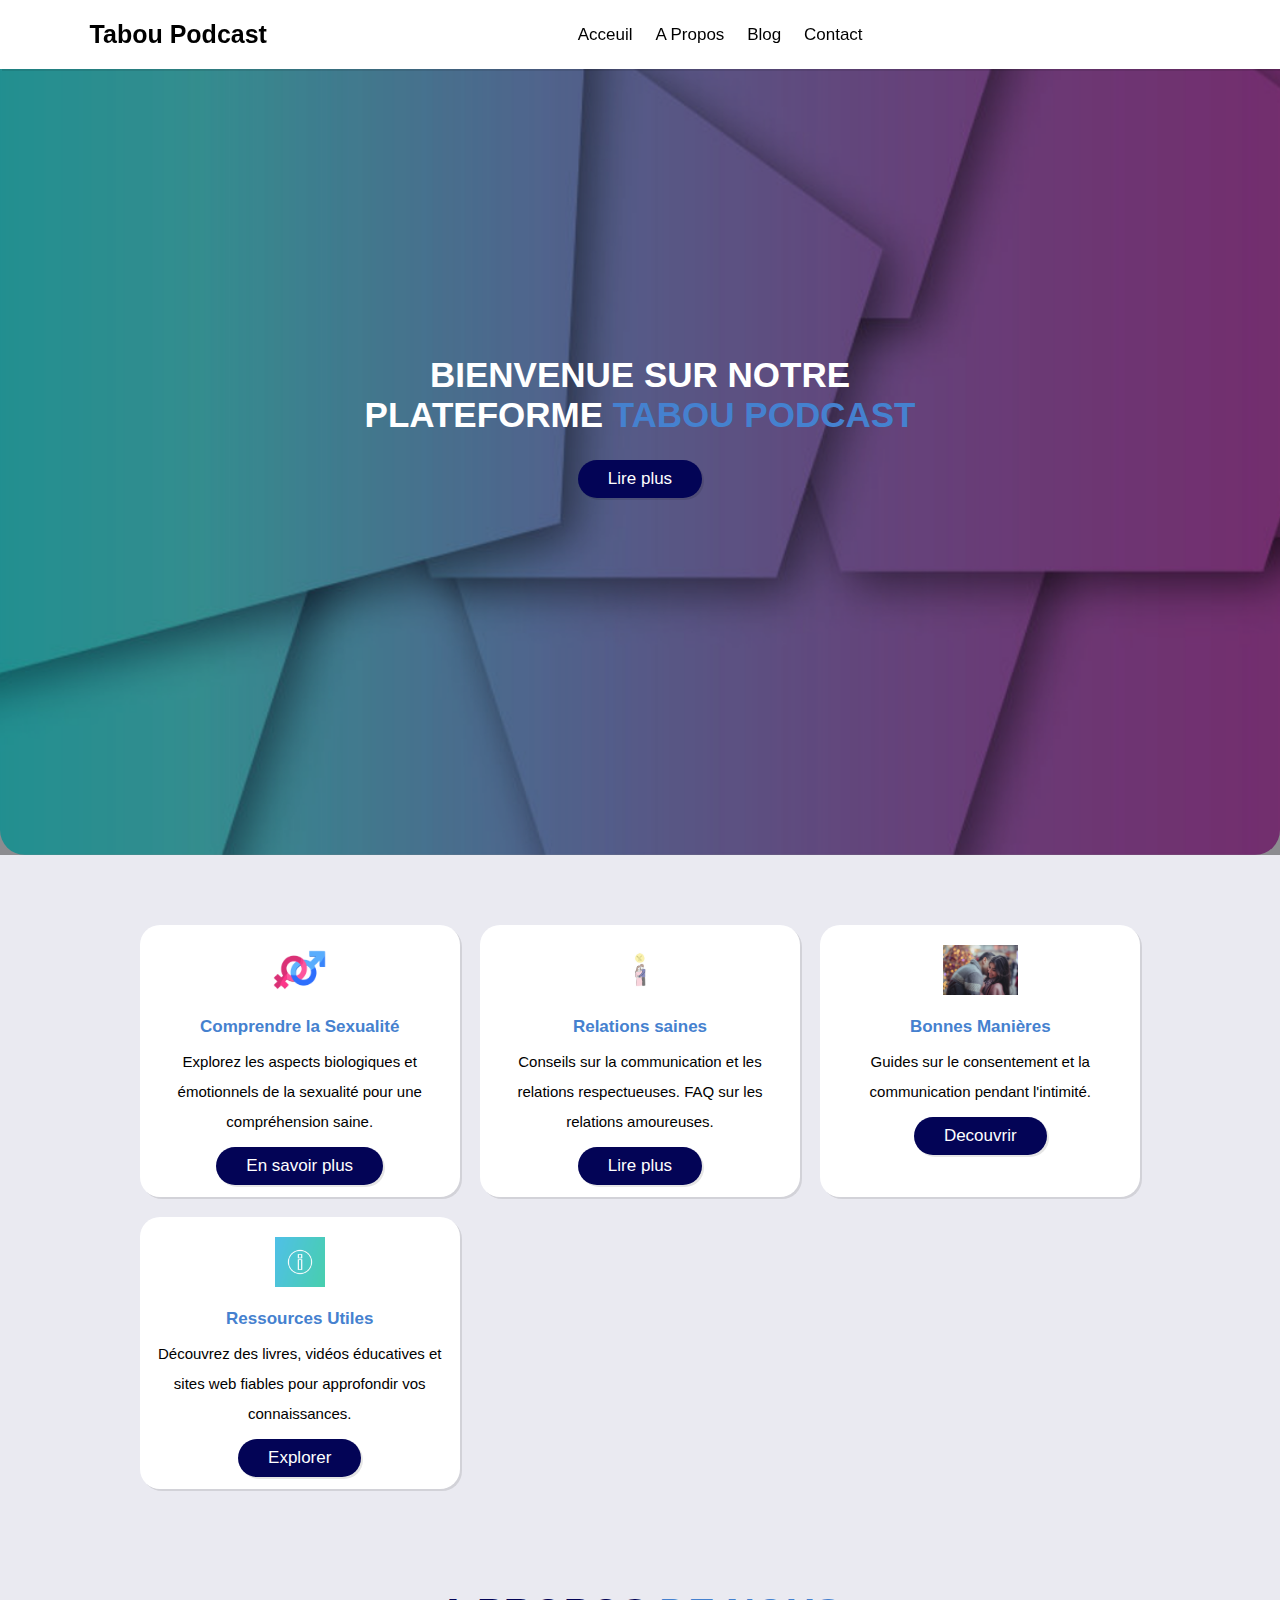
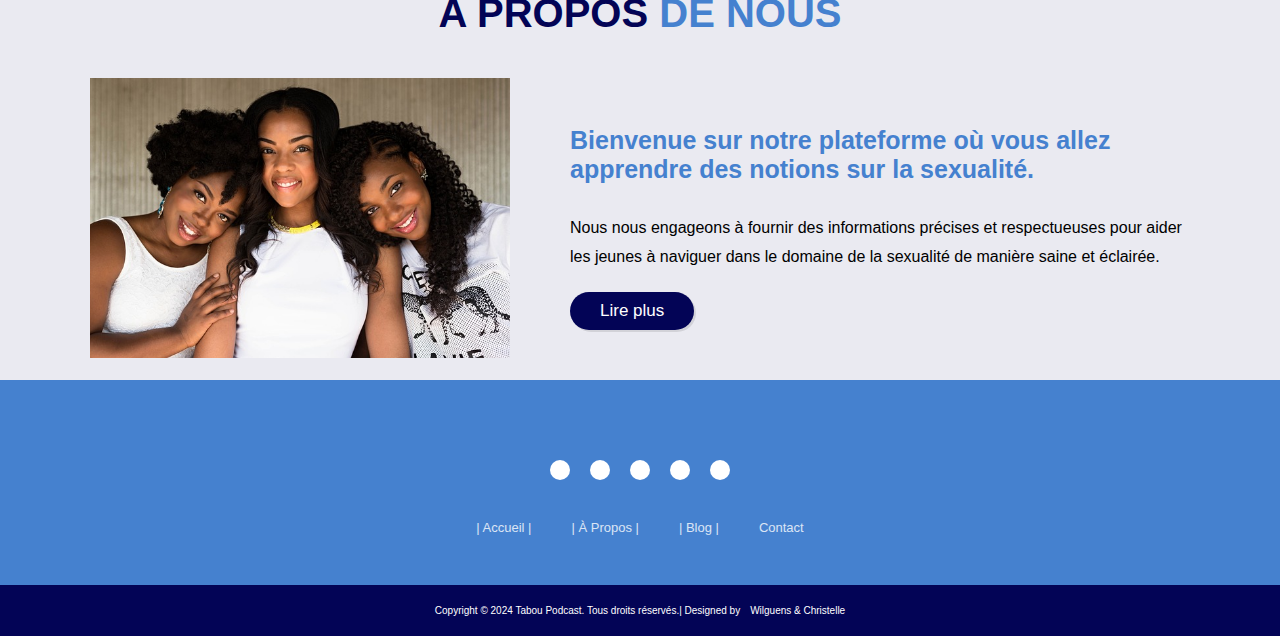
<file: index.html>
<!DOCTYPE html>
<html lang="en">
<head>
    <meta charset="UTF-8">
    <meta name="viewport" content="width=device-width, initial-scale=1.0">
    <link rel="stylesheet" href="style.css">
    <link rel="stylesheet" href="https://cdnjs.cloudflare.com/ajax/libs/font-awesome/6.5.1/css/all.min.css" integrity="sha512-DTOQO9RWCH3ppGqcWaEA1BIZOC6xxalwEsw9c2QQeAIftl+Vegovlnee1c9QX4TctnWMn13TZye+giMm8e2LwA==" crossorigin="anonymous" referrerpolicy="no-referrer" />
    
    <title>My website</title>
</head>
<body>
    <!--Header section starts-->

    <header class="header">
        <a href="index.html" class="logo"><i class="fas fa-snowflake"></i> Tabou Podcast</a>
    
        <nav class="navbar">
            <a href="index.html">Acceuil</a>
            <a href="Aproposdenous.html">A Propos</a>
            <a href="blog.html">Blog</a>
            <a href="contact.html">Contact</a>
        </nav>

        <div class="icons">
            <div class="fas fa-user" id="login-btn"></div>
            <div class="fas fa-bars" id="menu-btn"></div>
        </div>

        <form action="" class="login-form">

            <h3>Login form</h3>
            <input type="email" placeholder="enter your email" class="box">
            <input type="password" placeholder="enter your password" class="box">

            <div class="remember">
                <input type="checkbox" name="" id="">
                <label for=""> remember me</label>
            </div>
            <a href="#" class="btn">login now</a>


        </form>

    </header>

    <!--Header section ends-->

    <!--Home section starts-->

    <section class="home" id="home">
        <div class="content">
            <h3>Bienvenue sur notre plateforme <span>Tabou Podcast</span> </h3>
            <a href="Aproposdenous.html" class="btn">Lire plus</a>
        </div>

    </section>

    <!--Home section ends-->

    <!--banner section starts-->

    <section class="banner">

        <div class="box-container">

            <div class="box">
                <img src="images/banner1.png" alt="">
                <h3>Comprendre la Sexualité</h3>
                <p>Explorez les aspects biologiques et émotionnels de la sexualité pour une compréhension saine.</p>
                <a href="#" class="btn">En savoir plus</a>
            </div>

            <div class="box">
                <img src="images/banner2.jpg" alt="">
                <h3>Relations saines</h3>
                <p>Conseils sur la communication et les relations respectueuses. FAQ sur les relations amoureuses.</p>
                <a href="#" class="btn">Lire plus</a>
            </div>

            <div class="box">
                <img src="images/banner3.jpg" alt="">
                <h3>Bonnes Manières</h3>
                <p>Guides sur le consentement et la communication pendant l'intimité.</p>
                <a href="#" class="btn">Decouvrir</a>
            </div>

            <div class="box">
                <img src="images/banner 4.png" alt="">
                <h3>Ressources Utiles</h3>
                <p>Découvrez des livres, vidéos éducatives et sites web fiables pour approfondir vos connaissances.</p>
                <a href="#" class="btn">Explorer</a>
            </div>

        </div>

    </section>

    <!--Home section ends-->

    <!--About us starts-->

    <section class="about" id="about">
        <h1 class="headline">A Propos <span>De Nous</span></h1>

        <div class="row">
            <div class="image">
                <img src="images/team.jpg" alt="">
            </div>
            <div class="content">
                <h3>Bienvenue sur notre plateforme où vous allez apprendre des notions sur la sexualité.</h3>
                <p>Nous nous engageons à fournir des informations précises et respectueuses pour aider les jeunes à naviguer dans le domaine de la sexualité de manière saine et éclairée.</p>
                <a href="Aproposdenous.html" class="btn">Lire plus</a>
            </div>
        </div>
    </section>




    <!--About us end-->


    <footer>
        <div class="footerContainer">
            <div class="socialItems">
                <a href=""><i class="fab fa-facebook"></i></a>
                <a href=""><i class="fab fa-instagram"></i></a>
                <a href=""><i class="fab fa-twitter"></i></a>
                <a href=""><i class="fab fa-google-plus"></i></a>
                <a href=""><i class="fab fa-youtube"></i></a>        
            </div>
    
            <div class="footerNav">
                <ul>
                    <li><a href="index.html">| Accueil |</a></li>
                    <li><a href="Aproposdenous.html">| À Propos |</a></li>
                    <li><a href="blog.html">| Blog |</a></li>
                    <li><a href="contact.html">Contact</a></li>
                </ul>
            </div>
    
            
        </div>
    
        <div class="footerBottom">
            <p>Copyright &copy; 2024 Tabou Podcast. Tous droits réservés.| Designed by<span class="designer"></span>Wilguens & Christelle</p>
        </div>
    </footer>











<script src="https://csnjs.cloudflare.com/libs/jquery/3.5.1/jquery.win.js"></script>

<!--custom js  link-->
<script src="script.js"></script>

</body>
</html>
</file>
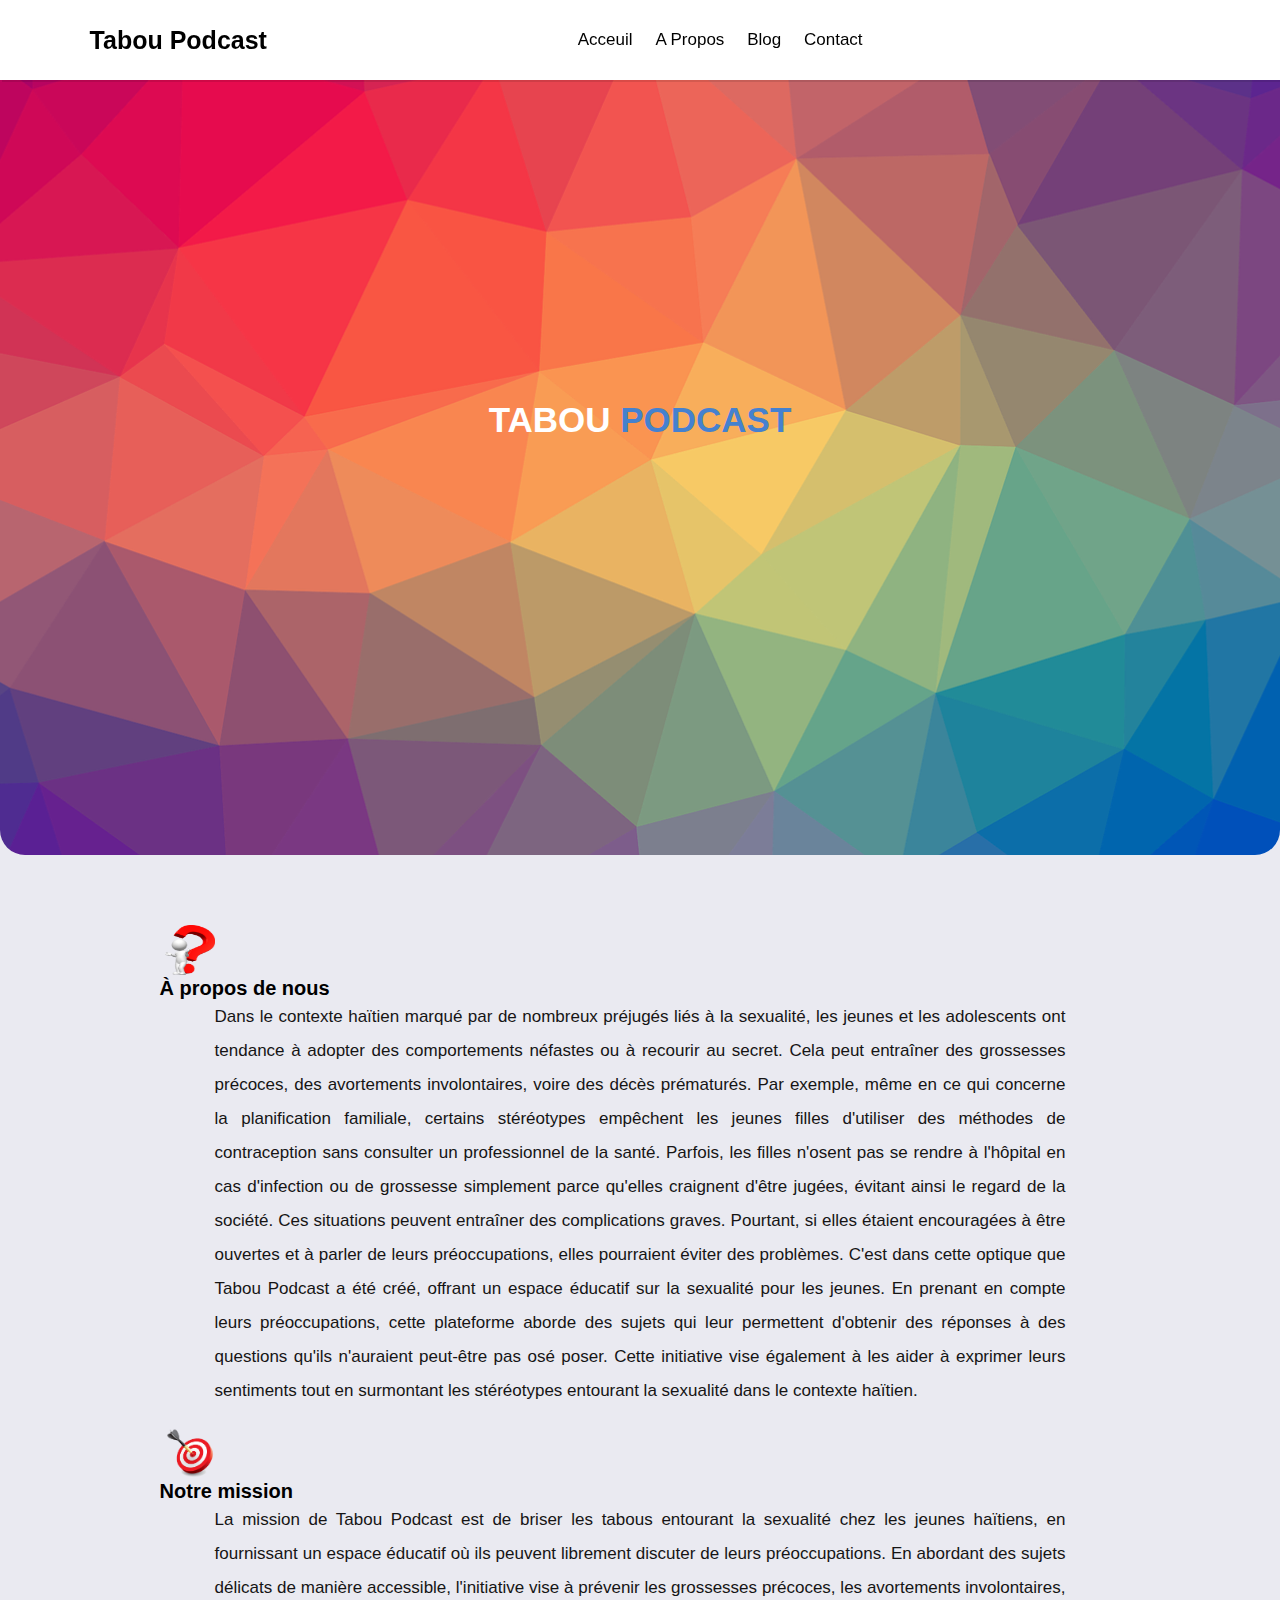
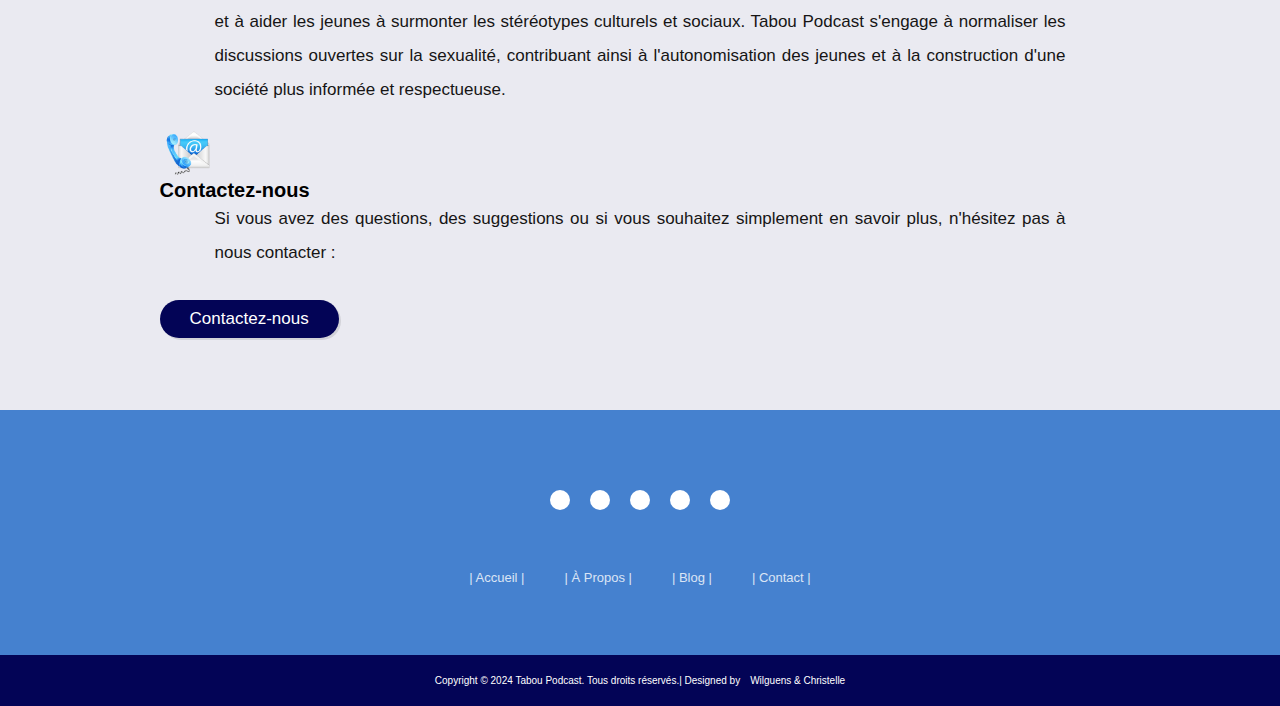
<file: Aproposdenous.html>
<!DOCTYPE html>
<html lang="en">
<head>
  <meta charset="UTF-8">
  <meta name="viewport" content="width=device-width, initial-scale=1.0">
  <title>À propos de mon site</title>
  <link rel="stylesheet"href="Apropos.css">
  <link rel="stylesheet" href="https://cdnjs.cloudflare.com/ajax/libs/font-awesome/6.5.1/css/all.min.css" integrity="sha512-DTOQO9RWCH3ppGqcWaEA1BIZOC6xxalwEsw9c2QQeAIftl+Vegovlnee1c9QX4TctnWMn13TZye+giMm8e2LwA==" crossorigin="anonymous" referrerpolicy="no-referrer" />
    
</head>
<body>

   <!--Header section starts-->

   <header class="header">
    <a href="index.html" class="logo"><i class="fas fa-snowflake"></i> Tabou Podcast</a>

    <nav class="navbar">
        <a href="index.html">Acceuil</a>
        <a href="Aproposdenous.html">A Propos</a>
        <a href="blog.html">Blog</a>
        <a href="contact.html">Contact</a>
    </nav>

    <div class="icons">
        <div class="fas fa-user" id="login-btn"></div>
        <div class="fas fa-bars" id="menu-btn"></div>
    </div>

    </form>

</header>

<!--Header section ends-->

   <!--Home section starts-->

   <section class="home" id="home">
    <div class="content">
        <h3>TABOU <span>Podcast</span> </h3>
    </div>

</section>

<!--Home section ends-->

  <section class="Container__apropos">
    <img src="about.png" alt="">
    <h2>À propos de nous</h2>
    
    <p>Dans le contexte haïtien marqué par de nombreux préjugés liés à la sexualité, les jeunes et les adolescents ont tendance à adopter des comportements néfastes ou à recourir au secret. Cela peut entraîner des grossesses précoces, des avortements involontaires, voire des décès prématurés.
       Par exemple, même en ce qui concerne la planification familiale, certains stéréotypes empêchent les jeunes filles d'utiliser des méthodes de contraception sans consulter un professionnel de la santé. Parfois, les filles n'osent pas se rendre à l'hôpital en cas d'infection ou de grossesse simplement parce qu'elles craignent d'être jugées, évitant ainsi le regard de la société.
       Ces situations peuvent entraîner des complications graves. Pourtant, si elles étaient encouragées à être ouvertes et à parler de leurs préoccupations, elles pourraient éviter des problèmes. C'est dans cette optique que Tabou Podcast a été créé, offrant un espace éducatif sur la sexualité pour les jeunes.
       En prenant en compte leurs préoccupations, cette plateforme aborde des sujets qui leur permettent d'obtenir des réponses à des questions qu'ils n'auraient peut-être pas osé poser. Cette initiative vise également à les aider à exprimer leurs sentiments tout en surmontant les stéréotypes entourant la sexualité dans le contexte haïtien.</p>

    <img src="miss.png" alt="">
    <h2>Notre mission</h2>
    <p>La mission de Tabou Podcast est de briser les tabous entourant la sexualité chez les jeunes haïtiens, en fournissant un espace éducatif où ils peuvent librement discuter de leurs préoccupations. En abordant des sujets délicats de manière accessible, l'initiative vise à prévenir les grossesses précoces, les avortements involontaires, et à aider les jeunes à surmonter les stéréotypes culturels et sociaux. Tabou Podcast s'engage à normaliser les discussions ouvertes sur la sexualité, contribuant ainsi à l'autonomisation des jeunes et à la construction d'une société plus informée et respectueuse.</p>
 
    <img src="contact.png" alt="">
    <h2>Contactez-nous</h2>
    <p>Si vous avez des questions, des suggestions ou si vous souhaitez simplement en savoir plus, n'hésitez pas à nous contacter :</p>
    <a href="contact.html" class="btn">Contactez-nous</a>
  </section>
  
  
  <!--About us end-->


  <footer>
    <div class="footerContainer">
        <div class="socialItems">
            <a href=""><i class="fab fa-facebook"></i></a>
            <a href=""><i class="fab fa-instagram"></i></a>
            <a href=""><i class="fab fa-twitter"></i></a>
            <a href=""><i class="fab fa-google-plus"></i></a>
            <a href=""><i class="fab fa-youtube"></i></a>        
        </div>

        <div class="footerNav">
            <ul>
                <li><a href="index.html">| Accueil |</a></li>
                <li><a href="Aproposdenous.html">| À Propos |</a></li>
                <li><a href="blog.html">| Blog |</a></li>
                <li><a href="contact.html">| Contact |</a></li>
            </ul>
        </div>

        
    </div>

    <div class="footerBottom">
        <p>Copyright &copy; 2024 Tabou Podcast. Tous droits réservés.| Designed by<span class="designer"></span>Wilguens & Christelle</p>
    </div>
</footer>





<script src="https://csnjs.cloudflare.com/libs/jquery/3.5.1/jquery.win.js"></script>

<!--custom js  link-->
<script src="script.js"></script>

</body>
</html>
</file>
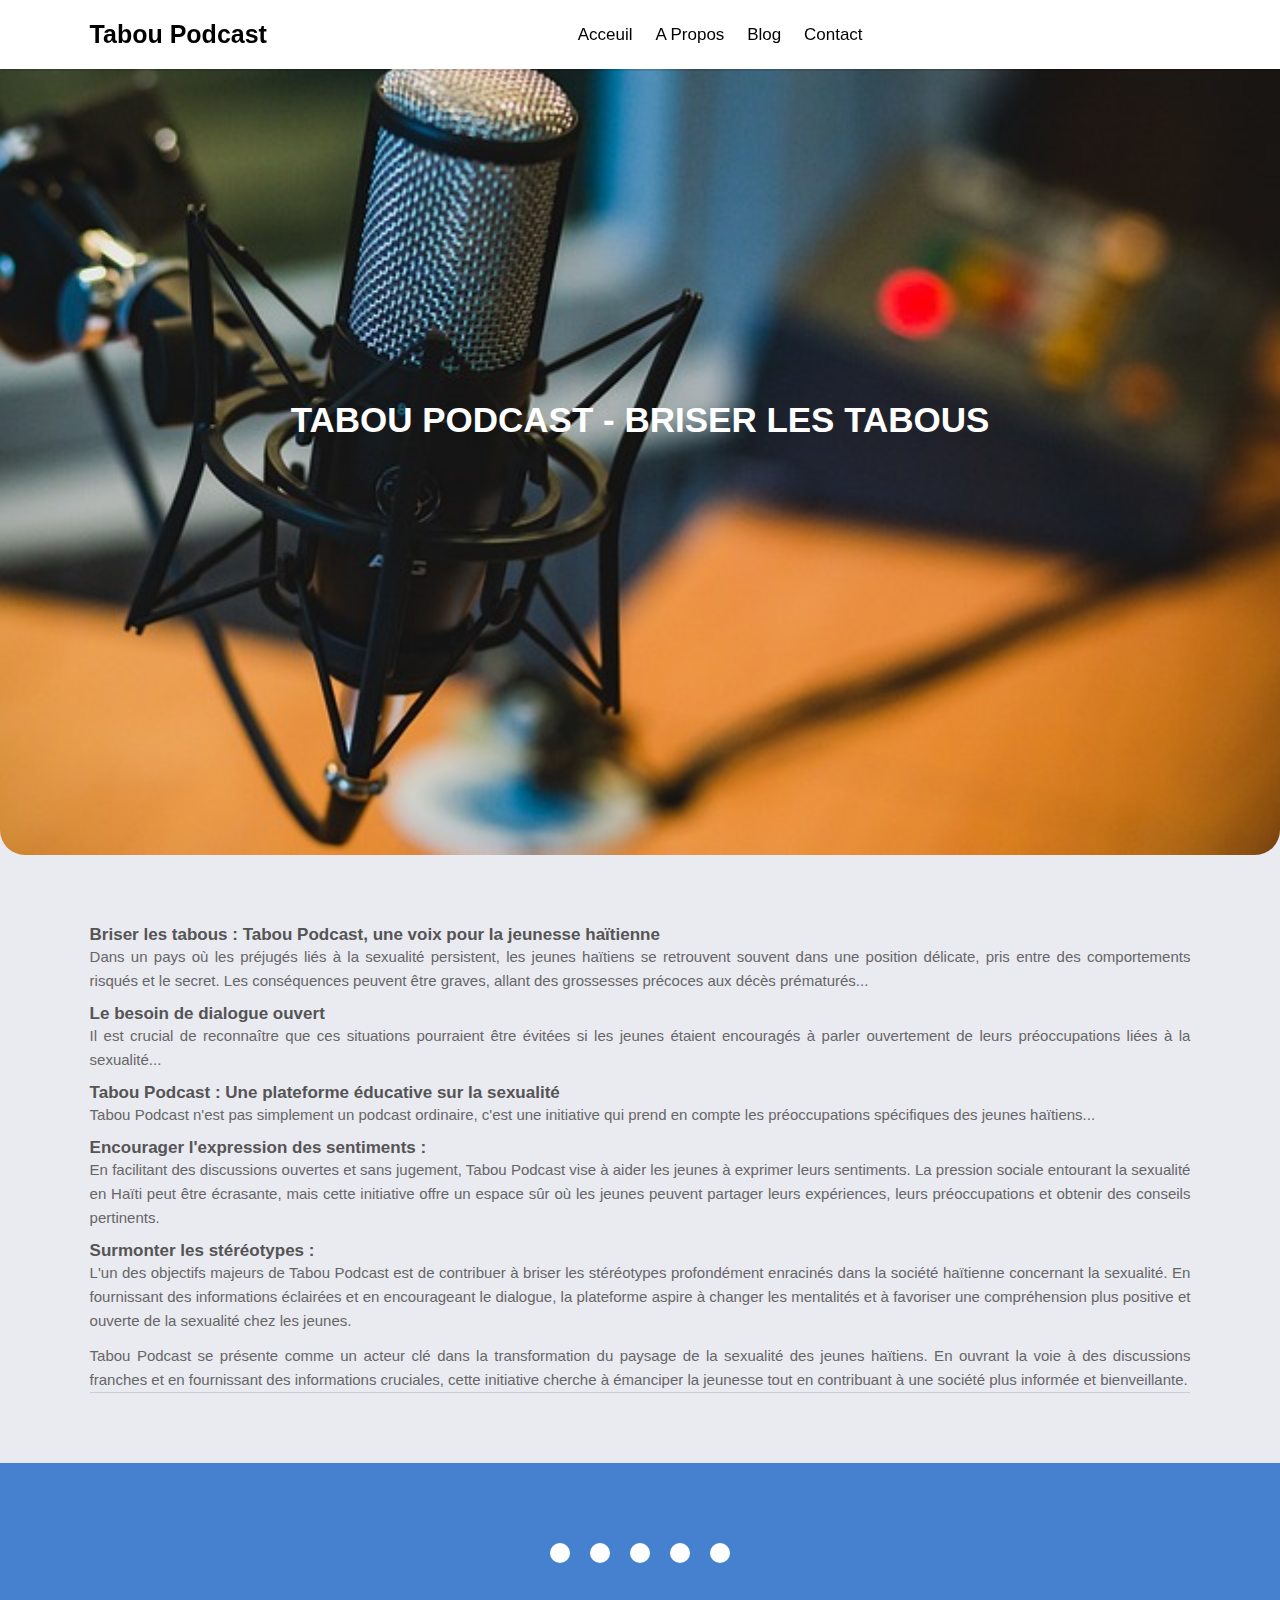
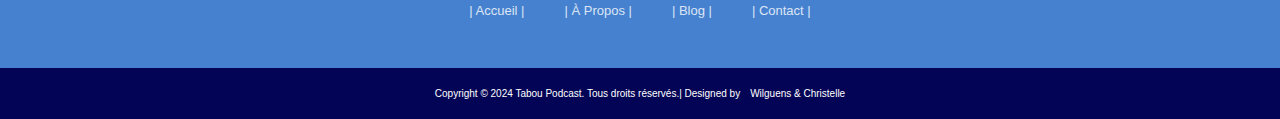
<file: blog.html>
<!DOCTYPE html>
<html lang="fr">
<head>
    <meta charset="UTF-8">
    <meta name="viewport" content="width=device-width, initial-scale=1.0">
    <title>Tabou Podcast - Briser les tabous</title>
    <link rel="stylesheet" href="blog.css"> 
    <link rel="stylesheet" href="https://cdnjs.cloudflare.com/ajax/libs/font-awesome/6.5.1/css/all.min.css" integrity="sha512-DTOQO9RWCH3ppGqcWaEA1BIZOC6xxalwEsw9c2QQeAIftl+Vegovlnee1c9QX4TctnWMn13TZye+giMm8e2LwA==" crossorigin="anonymous" referrerpolicy="no-referrer" />
    
</head>
<body>

    <!--Header section starts-->

    <header class="header">
        <a href="index.html" class="logo"><i class="fas fa-snowflake"></i> Tabou Podcast</a>
    
        <nav class="navbar">
            <a href="index.html">Acceuil</a>
            <a href="Aproposdenous.html">A Propos</a>
            <a href="blog.html">Blog</a>
            <a href="contact.html">Contact</a>
        </nav>

        <div class="icons">
            <div class="fas fa-user" id="login-btn"></div>
            <div class="fas fa-bars" id="menu-btn"></div>
        </div>


    </header>

    <!--Header section ends-->

    <!--Home section starts-->

    <section class="home" id="home">
        <div class="content">
            <h3>Tabou Podcast - Briser les tabous</h3>
        </div>

    </section>

    <!--Home section ends-->

<section class="Container">
    <article class="article">
        <h3>Briser les tabous : Tabou Podcast, une voix pour la jeunesse haïtienne</h3>

        <p>Dans un pays où les préjugés liés à la sexualité persistent, les jeunes haïtiens se retrouvent souvent dans une position délicate, pris entre des comportements risqués et le secret. Les conséquences peuvent être graves, allant des grossesses précoces aux décès prématurés...</p>
        
        </br>
        <h3>Le besoin de dialogue ouvert</h3>
        <p>Il est crucial de reconnaître que ces situations pourraient être évitées si les jeunes étaient encouragés à parler ouvertement de leurs préoccupations liées à la sexualité...</p>
        
        </br>
        <h3>Tabou Podcast : Une plateforme éducative sur la sexualité</h3>
        <p>Tabou Podcast n'est pas simplement un podcast ordinaire, c'est une initiative qui prend en compte les préoccupations spécifiques des jeunes haïtiens...</p>
        
        </br>

        <h3>Encourager l'expression des sentiments :</h3>
        <p>En facilitant des discussions ouvertes et sans jugement, Tabou Podcast vise à aider les jeunes à exprimer leurs sentiments. La pression sociale entourant la sexualité en Haïti peut être écrasante, mais cette initiative offre un espace sûr où les jeunes peuvent partager leurs expériences, leurs préoccupations et obtenir des conseils pertinents.</p>
         
        </br>

        <h3>Surmonter les stéréotypes :</h3>
        <p>L'un des objectifs majeurs de Tabou Podcast est de contribuer à briser les stéréotypes profondément enracinés dans la société haïtienne concernant la sexualité. En fournissant des informations éclairées et en encourageant le dialogue, la plateforme aspire à changer les mentalités et à favoriser une compréhension plus positive et ouverte de la sexualité chez les jeunes.</p>
     
         </br>

        <p>Tabou Podcast se présente comme un acteur clé dans la transformation du paysage de la sexualité des jeunes haïtiens. En ouvrant la voie à des discussions franches et en fournissant des informations cruciales, cette initiative cherche à émanciper la jeunesse tout en contribuant à une société plus informée et bienveillante.</p>
    </article>
</section>

<!--About us end-->


<footer>
    <div class="footerContainer">
        <div class="socialItems">
            <a href=""><i class="fab fa-facebook"></i></a>
            <a href=""><i class="fab fa-instagram"></i></a>
            <a href=""><i class="fab fa-twitter"></i></a>
            <a href=""><i class="fab fa-google-plus"></i></a>
            <a href=""><i class="fab fa-youtube"></i></a>        
        </div>

        <div class="footerNav">
            <ul>
                <li><a href="index.html">| Accueil |</a></li>
                <li><a href="Aproposdenous.html">| À Propos |</a></li>
                <li><a href="blog.html">| Blog |</a></li>
                <li><a href="contact.html">| Contact |</a></li>
            </ul>
        </div>

        
    </div>

    <div class="footerBottom">
        <p>Copyright &copy; 2024 Tabou Podcast. Tous droits réservés.| Designed by<span class="designer"></span>Wilguens & Christelle</p>
    </div>
</footer>











<script src="https://csnjs.cloudflare.com/libs/jquery/3.5.1/jquery.win.js"></script>

<!--custom js  link-->
<script src="script.js"></script>

</body>
</html>
</file>
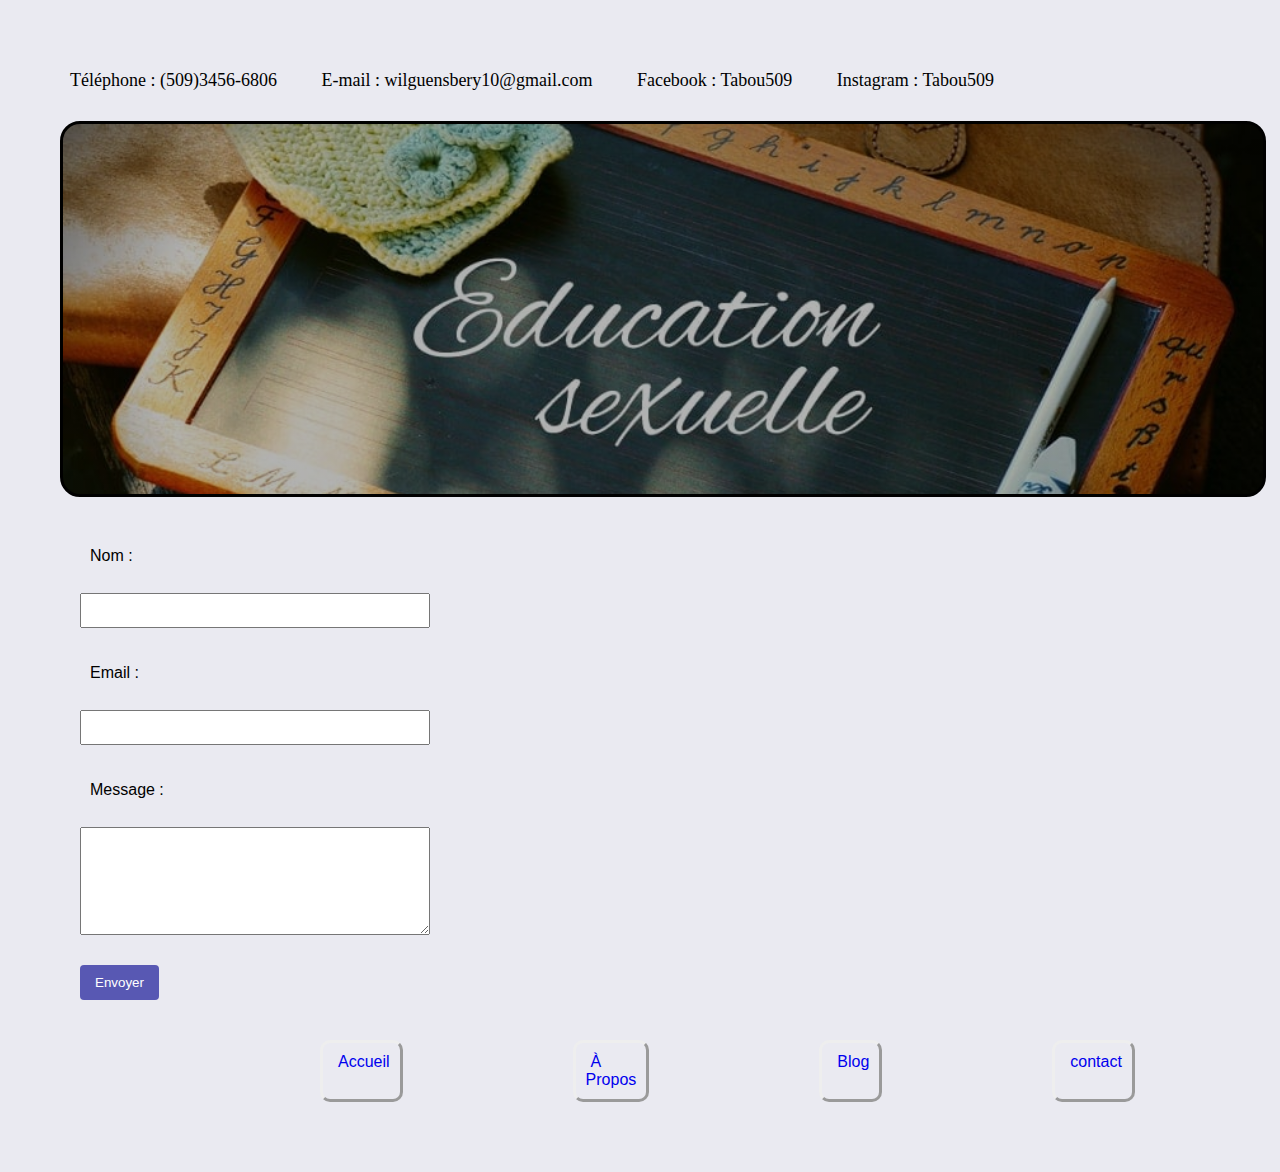
<file: contact.html>
<!DOCTYPE html>
<html lang="fr">
<head>
    <h5>Téléphone : (509)3456-6806</h5>
    <h5>E-mail : wilguensbery10@gmail.com</h5>
    <h5>Facebook : Tabou509</h5>
    <h5>Instagram : Tabou509</h5>
    <meta charset="UTF-8">
    <meta name="viewport" content="width=device-width, initial-scale=1.0">
    <title>Contactez-nous</title>
    <style>
        body {
            font-family: 'Roboto', sans-serif;
            margin: 20px;
        }

        form {
            width: 350px;
            margin-right: 100px;
            float: left;
        }

        label {
            display: block;
            margin-bottom: 8px;
        }

        input, textarea {
            width: 100%;
            padding: 8px;
            margin-bottom: 16px;
            box-sizing: border-box;
        }

        button {
            background-color: #5858b3;
            color: white;
            padding: 10px 15px;
            border: none;
            cursor: pointer;
            border-radius: 4px;
        }

        button:hover {
            background-color: #a08845;
        }
        

        .contact-image {
            max-width: 100%;
            height: auto;
        }
    </style>
    <link rel="stylesheet"href="contact.css">
</head>
<body>
    <section class="headline">
            </section>

    <form action="/submit_form" method="post">
        <label for="nom">Nom :</label>
        <input type="text" id="nom" name="nom" required>

        <label for="email">Email :</label>
        <input type="email" id="email" name="email" required>

        <label for="message">Message :</label>
        <textarea id="message" name="message" rows="6" required></textarea>

        <button type="submit">Envoyer</button>
        <div class="navbar">
            <a href="index.html">Accueil</a>
            <a href="Aproposdenous.html">À Propos</a>
            <a href="blog.html">Blog</a>
            <a href="contact.html">contact</a>
        </div>
       
    </form>
   
</body>

</html>
</file>
<file: style.css>
:root {
    --primary-color:#030456;
    --color:#4581cf;
    --black:#000;
    --white:#fff;
    --box-shadow: 0.2rem 0.2rem rgba(0, 0, 0, 0.1);
}

body {
    background: #eaeaf1;
}

* {
    font-family: 'Roboto', sans-serif;
    margin: 0; padding: 0;
    box-sizing: border-box;
    outline: none; border: none;
    text-decoration: none;
    text-transform: none;
    transition: .2s linear;
    
}

html {
    font-size: 62.5%;
    overflow-x: hidden;
   
    scroll-margin-top: 4rem;
}

html::-webkit-scrollbar {
    width: 1rem;
}

html::-webkit-scrollbar-track {
    background: transparent;
}

html::-webkit-scrollbar-thumb {
    background: var(--primary-color);
    border-radius: 5rem;
}

section {
    padding: 2rem 7%;
}

.headline {
    text-align: center;
    color: var(--primary-color);
    text-transform: uppercase;
    margin-bottom: 3rem;
    padding: 1.2rem 0;
    font-size: 4rem;
}

.headline span {
    color: var(--color);
    text-transform: uppercase;
}

.btn {
    display: inline-block;
    border-radius: 5rem;
    background: var(--primary-color);
    color: var(--white);
    box-shadow: var(--box-shadow);
    padding: .9rem 3rem;
    position: relative;
    z-index: 0;
    overflow: hidden;
    font-size: 1.7rem;
    margin-top: 1rem;
}

.btn::before {
    content: '';
    position: absolute;
    top: 0;
    height: 100%;
    width: 0%;
    background: #5858b3;
    z-index: -1;
    left: 0;
    transition: .3s linear;
}

.btn:hover::before {
    width: 100%;
}

.home::before {
    content: '';
    position: absolute;
    top: 0; left: 0;
    height: 100%; width:100%;
    background:rgba(0, 0, 0, 0.4);
    z-index: -1;
}

.home .content {
    text-align: center;
    max-width: 60rem;
}
/* header */

.header {
    position: fixed;
    top: 0; right:0; left: 0;
    z-index: 1000;
    background: var(--white);
    box-shadow: var(--box-shadow);
    display: flex;
    align-items: center;
    justify-content: space-between;
    padding: 2rem 7%;

}

.header .logo {
    font-size: 2.5rem;
    font-weight: bolder;
    color: var(--black);
}

.header .logo i {
    color: var(--primary-color);
}

.header .navbar a {
    font-size: 1.7rem;
    color: var(--black);
    margin: 1rem;
}

.header .navbar a:hover {
    color:  var(--primary-color);
}

.header .icons div {
    font-size: 2.5rem;
    margin-left: 1.7rem;
    cursor: pointer;
    color: var(--black);
}

.header .icons div {
color: var();
}


/* login */

.header .login-form {
    position: absolute;
    top: 115%; right: -105%;
    background: var(--white);
    width: 35rem;
    padding: 2rem;
}

.header .login-form.active {
    right: 2rem;
    transition: .4s linear;
}

.header .login-form h3{
    color: var(--primary-color);
    text-transform: uppercase;
    font-size: 2.2rem;
    text-align: center;
    margin-bottom: .7rem;

}


/* Home */

.home {
    min-height: 95vh;
    background: url('images/home.png') no-repeat;
    background-position:center;
    background-size: cover !important;
    position: relative;
    z-index: 0;
    display: flex;
    align-items: center;
    justify-content: center;
    border-radius: 25px 25px 25px 25px;
}


.home .content h3 {
    font-size: 3.5rem;
    text-transform: uppercase;
    color: var(--white);
    padding-bottom: 1.5rem;
}

.home .content h3 span {
    text-transform: uppercase;
    color: var(--color);
}

/* end */

/* banner */

.banner .box-container {
    display: grid;
    grid-template-columns: repeat(auto-fit, minmax(25rem, 1fr));
    gap: 2rem;
    padding: 5rem;
    border-radius: 2rem;
}

.banner .box-container .box{
    text-align: center;
    padding: 1rem;
    background: var(--white);
    box-shadow: var(--box-shadow);
    border-radius: 2rem;
}

.banner .box-container .box img{
    margin: 1rem 0;
    height: 5rem;
    transition: 500ms ease;
}

.banner .box-container .box:hover img{
    transform: scale(-1) rotate(180deg);
    
}

.banner .box-container .box h3{
    font-size: 1.7rem;
    padding: 1rem 0;
    color: var(--color);
}

.banner .box-container .box p {
  font-size: 1.5rem;
  color: var(--black);
  line-height: 2;
  text-align: center;
}

/* end banner*/

/*About us*/
.about .row {
display: flex;
flex-wrap: wrap;
gap:6rem;
align-items: center;
}

.about .row .image{
    flex: 1 1 30rem;
}
.about .row .image img {
    width: 100%;
}

.about .row .content{
    flex: 1 1 50rem;
}

.about .row .content h3{
   font-size: 2.5rem;
   color: var(--color);
   padding: 2rem 0;
}

.about .row .content p{
    font-size: 1.6rem;
    color: var(--black);
    padding: 1rem 0;
    line-height: 1.8;
}

.btn-about {
    display: inline-block;
    border-radius: 5rem;
    background: var(--primary-color);
    color: var(--white);
    box-shadow: var(--box-shadow);
    padding: .9rem 3rem;
    position: relative;
    z-index: 0;
    overflow: hidden;
    font-size: 1.7rem;
    margin-top: 1rem;
    text-align: right;
}

.btn-about::before {
    content: '';
    position: absolute;
    top: 0;
    height: 100%;
    width: 0%;
    background: #705418;
    z-index: -1;
    left: 0;
    transition: .3s linear;
}

.btn-about:hover::before {
    width: 100%;
}

/* end About us*/


/*Footer*/

footer {
    background-color:var(--color);
    color: var(--box-shadow);
}

.footerContainer {
    width: 100%;
    padding: 70px 30px 20px;
}

.socialItems {
    display: flex;
    justify-content: center;
}

.socialItems a {
    text-decoration: none;
    padding: 10px;
    background-color: white;
    margin: 10px;
    border-radius: 50px;
}

.socialItems a i{
   font-size: 2em;
   color:black;
   opacity: 0.9;
}

/* Hover effects on social madia icons */

.socialItems a:hover{
   background-color:#3b558d;
   transition: 0.5s;
   
}

.socialItems a:hover i{
    background-color:white;
    transition: 0.5s;
    
 }

 .footerNav {
    margin: 30px 0;
 }

 .footerNav ul {
    display: flex;
    justify-content: center;
    list-style-type: none;

 }

 .footerNav ul li a {
    color: white;
    margin: 20px;
    text-decoration: none;
    font-size: 1.3em;
    opacity: .8;
    transition: 0.5s;
 }

 .footerNav ul li a:hover {
   opacity: 1;
 }


 .footerBottom {
    background-color:var(--primary-color);
    padding: 20px;
    text-align: center;
    box-shadow: var(--box-shadow);
 }

 .footerBottom p {
    color: white;
 }

 .designer {
    opacity: 0.7;
    text-transform: uppercase;
    letter-spacing: 1px;
    font-weight: 400;
    margin: 0px 5px; 
 }

 @media (max-width:700px) {
    .footerNav ul {
        flex-direction: column;
    }
    .footerNav ul li {
        width: 100%;
        text-align: center;
        margin: 10px;
    }
 }
</file>
<file: Apropos.css>
:root {
  --primary-color:#030456;
  --color:#4581cf;
  --black:#000;
  --white:#fff;
  --box-shadow: 0.2rem 0.2rem rgba(0, 0, 0, 0.1);
}

body {
  background: #eaeaf1;
}

* {
  font-family: 'Roboto', sans-serif;
  margin: 0; padding: 0;
  box-sizing: border-box;
  outline: none; border: none;
  text-decoration: none;
  text-transform: none;
  transition: .2s linear;
  
}

html {
  font-size: 62.5%;
  overflow-x: hidden;
 
  scroll-margin-top: 4rem;
}

html::-webkit-scrollbar {
  width: 1rem;
}

html::-webkit-scrollbar-track {
  background: transparent;
}

html::-webkit-scrollbar-thumb {
  background: var(--primary-color);
  border-radius: 5rem;
}

section {
  padding: 2rem 7%;
}

/* header */

.header {
  position: fixed;
  top: 0; right:0; left: 0;
  z-index: 1000;
  background: var(--white);
  box-shadow: var(--box-shadow);
  display: flex;
  align-items: center;
  justify-content: space-between;
  padding: 2rem 7%;

}

.header .logo {
  font-size: 2.5rem;
  font-weight: bolder;
  color: var(--black);
}

.header .logo i {
  color: var(--primary-color);
}

.header .navbar a {
  font-size: 1.7rem;
  color: var(--black);
  margin: 1rem;
}

.header .navbar a:hover {
  color:  var(--primary-color);
}

.header .icons div {
  font-size: 2.5rem;
  margin-left: 1.7rem;
  cursor: pointer;
  color: var(--black);
}

.header .icons div {
color: var();
}

.home {
  min-height: 95vh;
  background: url('images/Propos1.png') no-repeat;
  background-position:center;
  background-size: cover !important;
  position: relative;
  z-index: 0;
  display: flex;
  align-items: center;
  justify-content: center;
  border-radius: 25px 25px 25px 25px;
}


.home .content h3 {
  font-size: 3.5rem;
  text-transform: uppercase;
  color: var(--white);
  padding-bottom: 1.5rem;
}

.home .content h3 span {
  text-transform: uppercase;
  color: var(--color);
}

/* end */


.Container__apropos {

  margin-top: 50px;
  margin-left: 70px;
  margin-right: 70px;
  margin-bottom: 50px;
}

.Container__apropos p {
  line-height: 2;
  color: #161515;
  margin-left: 50px;
  padding-left: 5px;
  margin-right: 50px;
  margin-bottom: 20px;
  padding-right: 5px;
  text-align: justify;
  font-size: 1.7rem;
}

.Container__apropos h2 {
  font-size: 2rem;
}

.Container__apropos img {
  width: 50px;
  height: 50px;
  margin-left: 5px;
}

a {
  text-decoration: none;
  display:inline-block;
}
/*Bouton contact*/
.btn {
  display: inline-block;
  border-radius: 5rem;
  background: var(--primary-color);
  color: var(--white);
  box-shadow: var(--box-shadow);
  padding: .9rem 3rem;
  position: relative;
  z-index: 0;
  overflow: hidden;
  font-size: 1.7rem;
  margin-top: 1rem;
}

.btn::before {
  content: '';
  position: absolute;
  top: 0;
  height: 100%;
  width: 0%;
  background: #5858b3;
  z-index: -1;
  left: 0;
  transition: .3s linear;
}

.btn:hover::before {
  width: 100%;
}


/*Footer*/

footer {
  background-color:var(--color);
  color: var(--box-shadow);
}

.footerContainer {
  width: 100%;
  padding: 70px 30px 20px;
}

.socialItems {
  display: flex;
  justify-content: center;
}

.socialItems a {
  text-decoration: none;
  padding: 10px;
  background-color: white;
  margin: 10px;
  border-radius: 50px;
}

.socialItems a i{
  font-size: 2em;
  color:black;
  opacity: 0.9;
}

/* Hover effects on social madia icons */

.socialItems a:hover{
  background-color:#3b558d;
  transition: 0.5s;
  
}

.socialItems a:hover i{
  background-color:white;
  transition: 0.5s;
  
}

.footerNav {
  margin: 30px 0;
}

.footerNav ul {
  display: flex;
  justify-content: center;
  list-style-type: none;
  
}

.footerNav ul li a {
  color: white;
  margin: 20px;
  text-decoration: none;
  font-size: 1.3em;
  opacity: .8;
  transition: 0.5s;
}

.footerNav ul li a:hover {
  opacity: 1;
}


.footerBottom {
  background-color:var(--primary-color);
  padding: 20px;
  text-align: center;
  box-shadow: var(--box-shadow);
}

.footerBottom p {
  color: white;
}

.designer {
  opacity: 0.7;
  text-transform: uppercase;
  letter-spacing: 1px;
  font-weight: 400;
  margin: 0px 5px; 
}

@media (max-width:700px) {
  .footerNav ul {
    flex-direction: column;
  }
  .footerNav ul li {
    width: 100%;
    text-align: center;
    margin: 10px;
  }
}
</file>
<file: blog.css>
:root {
    --primary-color:#030456;
    --color:#4581cf;
    --black:#000;
    --white:#fff;
    --box-shadow: 0.2rem 0.2rem rgba(0, 0, 0, 0.1);
}

body {
    background: #eaeaf1;
}

* {
    font-family: 'Roboto', sans-serif;
    margin: 0; padding: 0;
    box-sizing: border-box;
    outline: none; border: none;
    text-decoration: none;
    text-transform: none;
    transition: .2s linear;
    
}

html {
    font-size: 62.5%;
    overflow-x: hidden;
   
    scroll-margin-top: 4rem;
}

html::-webkit-scrollbar {
    width: 1rem;
}

html::-webkit-scrollbar-track {
    background: transparent;
}

html::-webkit-scrollbar-thumb {
    background: var(--primary-color);
    border-radius: 5rem;
}

section {
    padding: 2rem 7%;
}

.headline {
    text-align: center;
    color: var(--primary-color);
    text-transform: uppercase;
    margin-bottom: 3rem;
    padding: 1.2rem 0;
    font-size: 4rem;
}

.headline span {
    color: var(--color);
    text-transform: uppercase;
}


/*header */
/* header */

.header {
    position: fixed;
    top: 0; right:0; left: 0;
    z-index: 1000;
    background: var(--white);
    box-shadow: var(--box-shadow);
    display: flex;
    align-items: center;
    justify-content: space-between;
    padding: 2rem 7%;

}

.header .logo {
    font-size: 2.5rem;
    font-weight: bolder;
    color: var(--black);
}

.header .logo i {
    color: var(--primary-color);
}

.header .navbar a {
    font-size: 1.7rem;
    color: var(--black);
    margin: 1rem;
}

.header .navbar a:hover {
    color:  var(--primary-color);
}

.header .icons div {
    font-size: 2.5rem;
    margin-left: 1.7rem;
    cursor: pointer;
    color: var(--black);
}

.header .icons div {
color: var();
}


/*Home  */

.home {
    min-height: 95vh;
    background: url('images/Podcast.jpg') no-repeat;
    background-position:center;
    background-size: cover !important;
    position: relative;
    z-index: 0;
    display: flex;
    align-items: center;
    justify-content: center;
    border-radius: 25px 25px 25px 25px;
}


.home .content h3 {
    font-size: 3.5rem;
    text-transform: uppercase;
    color: var(--white);
    padding-bottom: 1.5rem;
}

.home .content h3 span {
    text-transform: uppercase;
    color: var(--color);
}

/* end */


/*   */

.article {
    border-bottom: 1px solid #ccc;
    margin-bottom: 20px;
    margin-top: 50px;
    margin-bottom: 50px;
}


.Container .article h3 {
    color: #555;
    font-size: 1.7rem;
}

.Container .article p {
    color: #666;
    line-height: 1.6;
    text-align: justify;
    font-size: 1.5rem;
}

h6
{
    text-align: center;
    color: #333;
}

/*Footer*/

footer {
    background-color:var(--color);
    color: var(--box-shadow);
}

.footerContainer {
    width: 100%;
    padding: 70px 30px 20px;
}

.socialItems {
    display: flex;
    justify-content: center;
}

.socialItems a {
    text-decoration: none;
    padding: 10px;
    background-color: white;
    margin: 10px;
    border-radius: 50px;
}

.socialItems a i{
   font-size: 2em;
   color:black;
   opacity: 0.9;
}

/* Hover effects on social madia icons */

.socialItems a:hover{
   background-color:#3b558d;
   transition: 0.5s;
   
}

.socialItems a:hover i{
    background-color:white;
    transition: 0.5s;
    
 }

 .footerNav {
    margin: 30px 0;
 }

 .footerNav ul {
    display: flex;
    justify-content: center;
    list-style-type: none;

 }

 .footerNav ul li a {
    color: white;
    margin: 20px;
    text-decoration: none;
    font-size: 1.3em;
    opacity: .8;
    transition: 0.5s;
 }

 .footerNav ul li a:hover {
   opacity: 1;
 }


 .footerBottom {
    background-color:var(--primary-color);
    padding: 20px;
    text-align: center;
    box-shadow: var(--box-shadow);
 }

 .footerBottom p {
    color: white;
 }

 .designer {
    opacity: 0.7;
    text-transform: uppercase;
    letter-spacing: 1px;
    font-weight: 400;
    margin: 0px 5px; 
 }

 @media (max-width:700px) {
    .footerNav ul {
        flex-direction: column;
    }
    .footerNav ul li {
        width: 100%;
        text-align: center;
        margin: 10px;
    }
 }
</file>
<file: contact.css>
body {
    background-color: #eaeaf1;
    background-repeat: no-repeat;
    background-size: cover;
    background-position: top;
}
.headline {
    width: 100%;
    height: 100px;
    min-height: 350px;
    background: linear-gradient(rgba(0,0,0,0.3),rgba(0,0,0,0.3)), url(education-sexuelle-945x443-min.jpg);
    background-size: cover;
    display: flex;
    flex-direction: column;
    justify-content: center;
    border-style: solid;
    border-radius: 20px;
}
section {
    display: block;
}
* {
    margin: 10px;
    padding: 10px;
}

section {
    display: block;
}

h5
{
    display: inline-block;
    font: 18px  magneto;
}
.navbar
{
        display: flex;
        margin-left: 80px;
        border-radius: 10%;
        
}
a
{
    display: flex;
    text-decoration: none;
    text-indent:5px;
    margin-left: 160px;
    border-style: outset;
    border-radius: 10px;
}
</file>
